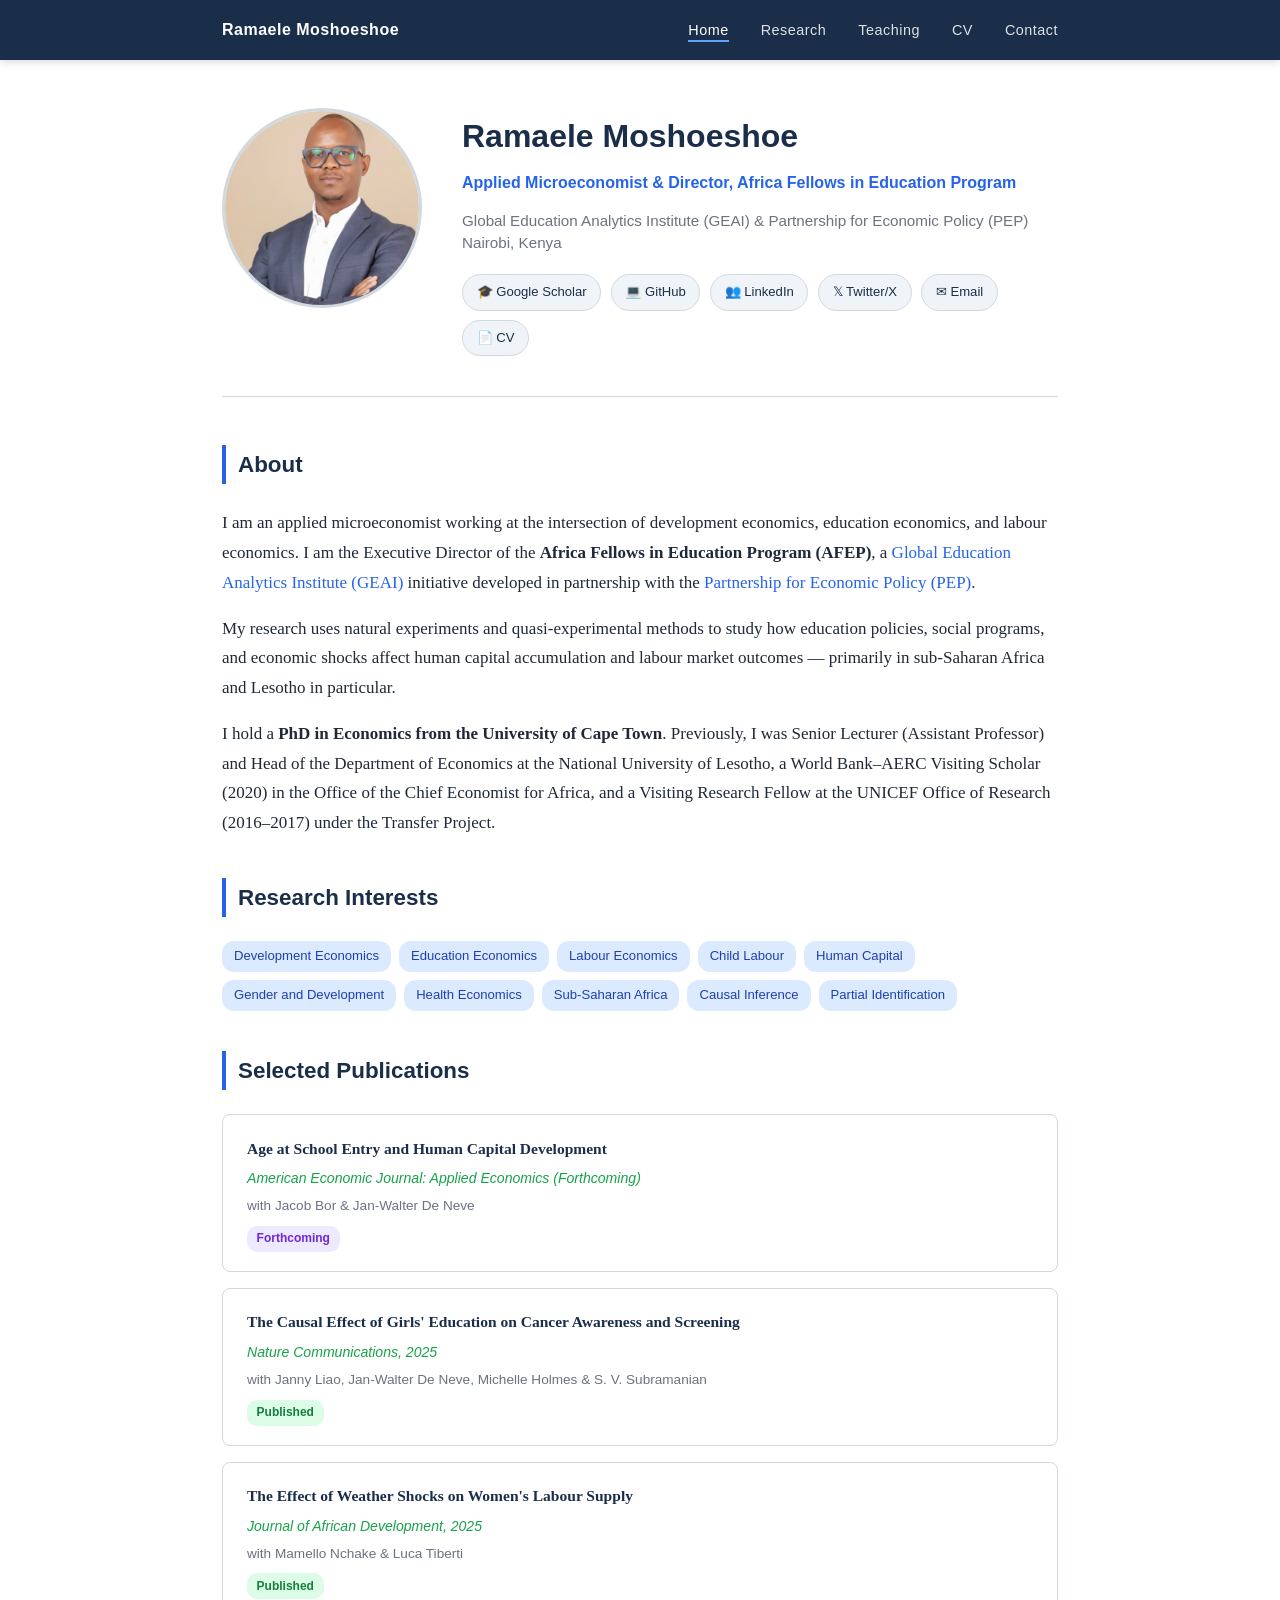
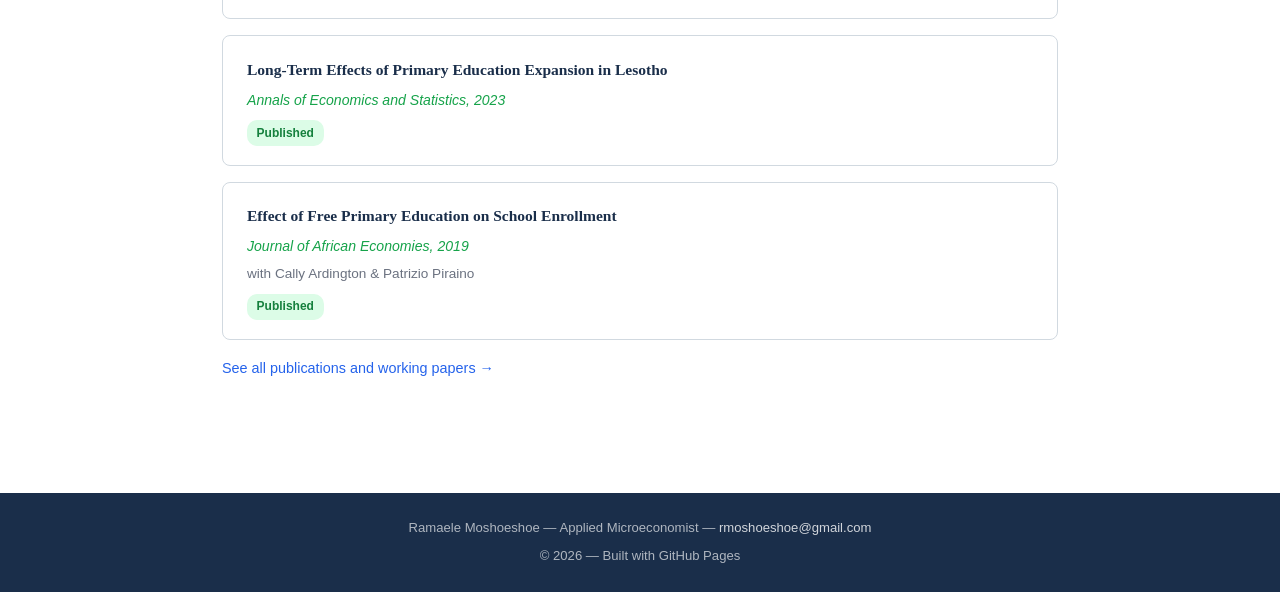
<file: index.html>
<!DOCTYPE html>
<html lang="en">
<head>
  <meta charset="UTF-8" />
  <meta name="viewport" content="width=device-width, initial-scale=1.0" />
  <title>Ramaele Moshoeshoe — Economist</title>
  <meta name="description" content="Personal website of Ramaele Moshoeshoe, applied microeconomist and Director of the Africa Fellows in Education Program." />
  <meta name="google-site-verification" content="I5Z8kc_0MpGEEKQXHki-WWztkQfCqjJsTpQr8dhbHdw" />
  <link rel="stylesheet" href="css/style.css" />
</head>
<body>

<!-- ===== NAVIGATION ===== -->
<nav>
  <div class="nav-inner">
    <span class="nav-brand">Ramaele Moshoeshoe</span>
    <ul>
      <li><a href="index.html" class="active">Home</a></li>
      <li><a href="research.html">Research</a></li>
      <li><a href="teaching.html">Teaching</a></li>
      <li><a href="cv.html">CV</a></li>
      <li><a href="contact.html">Contact</a></li>
    </ul>
  </div>
</nav>

<!-- ===== MAIN CONTENT ===== -->
<div class="container">

  <!-- Profile -->
  <section class="hero">
    <img
      src="photo_final_web.jpg"
      alt="Ramaele Moshoeshoe"
      style="width:200px; height:200px; border-radius:50%; object-fit:cover; object-position:top center; flex-shrink:0; border:3px solid #d1d9e0;"
    />
    <div class="hero-text">
      <h1>Ramaele Moshoeshoe</h1>
      <p class="title">Applied Microeconomist &amp; Director, Africa Fellows in Education Program</p>
      <p class="affil">
        Global Education Analytics Institute (GEAI) &amp; Partnership for Economic Policy (PEP)<br />
        Nairobi, Kenya
      </p>

      <div class="social-links">
        <a href="https://scholar.google.com/citations?user=QpZNCz0AAAAJ" target="_blank">
          &#127891; Google Scholar
        </a>
        <a href="https://github.com/rmoshoeshoe" target="_blank">
          &#128187; GitHub
        </a>
        <a href="https://www.linkedin.com/in/ramaele-moshoeshoe-6586a420" target="_blank">
          &#128101; LinkedIn
        </a>
        <a href="https://twitter.com/rama_mosh" target="_blank">
          &#120143; Twitter/X
        </a>
        <a href="mailto:rmoshoeshoe@gmail.com">
          &#9993; Email
        </a>
        <a href="cv.html">
          &#128196; CV
        </a>
      </div>
    </div>
  </section>

  <!-- About -->
  <section class="bio" style="margin-bottom: 2.5rem;">
    <h2 class="section-title">About</h2>
    <p>
      I am an applied microeconomist working at the intersection of development economics,
      education economics, and labour economics. I am the Executive Director of the
      <strong>Africa Fellows in Education Program (AFEP)</strong>, a
      <a href="https://geai.org" target="_blank">Global Education Analytics Institute (GEAI)</a>
      initiative developed in partnership with the
      <a href="https://www.pep-net.org" target="_blank">Partnership for Economic Policy (PEP)</a>.
    </p>
    <p>
      My research uses natural experiments and quasi-experimental methods to study how education
      policies, social programs, and economic shocks affect human capital accumulation and
      labour market outcomes — primarily in sub-Saharan Africa and Lesotho in particular.
    </p>
    <p>
      I hold a <strong>PhD in Economics from the University of Cape Town</strong>.
      Previously, I was Senior Lecturer (Assistant Professor) and Head of the Department of
      Economics at the National University of Lesotho, a World Bank–AERC Visiting Scholar
      (2020) in the Office of the Chief Economist for Africa, and a Visiting Research Fellow
      at the UNICEF Office of Research (2016–2017) under the Transfer Project.
    </p>
  </section>

  <!-- Research Interests -->
  <section style="margin-bottom: 2.5rem;">
    <h2 class="section-title">Research Interests</h2>
    <div class="tags">
      <span class="tag">Development Economics</span>
      <span class="tag">Education Economics</span>
      <span class="tag">Labour Economics</span>
      <span class="tag">Child Labour</span>
      <span class="tag">Human Capital</span>
      <span class="tag">Gender and Development</span>
      <span class="tag">Health Economics</span>
      <span class="tag">Sub-Saharan Africa</span>
      <span class="tag">Causal Inference</span>
      <span class="tag">Partial Identification</span>
    </div>
  </section>

  <!-- Selected Publications -->
  <section>
    <h2 class="section-title">Selected Publications</h2>
    <ul class="pub-list">

      <li class="pub-item">
        <div class="pub-title">
          Age at School Entry and Human Capital Development
        </div>
        <div class="pub-journal">American Economic Journal: Applied Economics (Forthcoming)</div>
        <div class="pub-authors">with Jacob Bor &amp; Jan-Walter De Neve</div>
        <div class="pub-meta">
          <span class="badge badge-forth">Forthcoming</span>
        </div>
      </li>

      <li class="pub-item">
        <div class="pub-title">
          The Causal Effect of Girls' Education on Cancer Awareness and Screening
        </div>
        <div class="pub-journal">Nature Communications, 2025</div>
        <div class="pub-authors">with Janny Liao, Jan-Walter De Neve, Michelle Holmes &amp; S. V. Subramanian</div>
        <div class="pub-meta">
          <span class="badge badge-pub">Published</span>
        </div>
      </li>

      <li class="pub-item">
        <div class="pub-title">
          The Effect of Weather Shocks on Women's Labour Supply
        </div>
        <div class="pub-journal">Journal of African Development, 2025</div>
        <div class="pub-authors">with Mamello Nchake &amp; Luca Tiberti</div>
        <div class="pub-meta">
          <span class="badge badge-pub">Published</span>
        </div>
      </li>

      <li class="pub-item">
        <div class="pub-title">
          Long-Term Effects of Primary Education Expansion in Lesotho
        </div>
        <div class="pub-journal">Annals of Economics and Statistics, 2023</div>
        <div class="pub-meta">
          <span class="badge badge-pub">Published</span>
        </div>
      </li>

      <li class="pub-item">
        <div class="pub-title">
          Effect of Free Primary Education on School Enrollment
        </div>
        <div class="pub-journal">Journal of African Economies, 2019</div>
        <div class="pub-authors">with Cally Ardington &amp; Patrizio Piraino</div>
        <div class="pub-meta">
          <span class="badge badge-pub">Published</span>
        </div>
      </li>

    </ul>
    <p style="margin-top: 1rem; font-family: Arial, sans-serif; font-size: 0.9rem;">
      <a href="research.html">See all publications and working papers &rarr;</a>
    </p>
  </section>

</div>

<!-- ===== FOOTER ===== -->
<footer>
  <p>Ramaele Moshoeshoe &mdash; Applied Microeconomist &mdash;
    <a href="mailto:rmoshoeshoe@gmail.com">rmoshoeshoe@gmail.com</a>
  </p>
  <p style="margin-top: 0.3rem;">
    &copy; <span id="yr"></span> &mdash;
    Built with GitHub Pages
  </p>
</footer>
<script>document.getElementById('yr').textContent = new Date().getFullYear();</script>

</body>
</html>
</file>
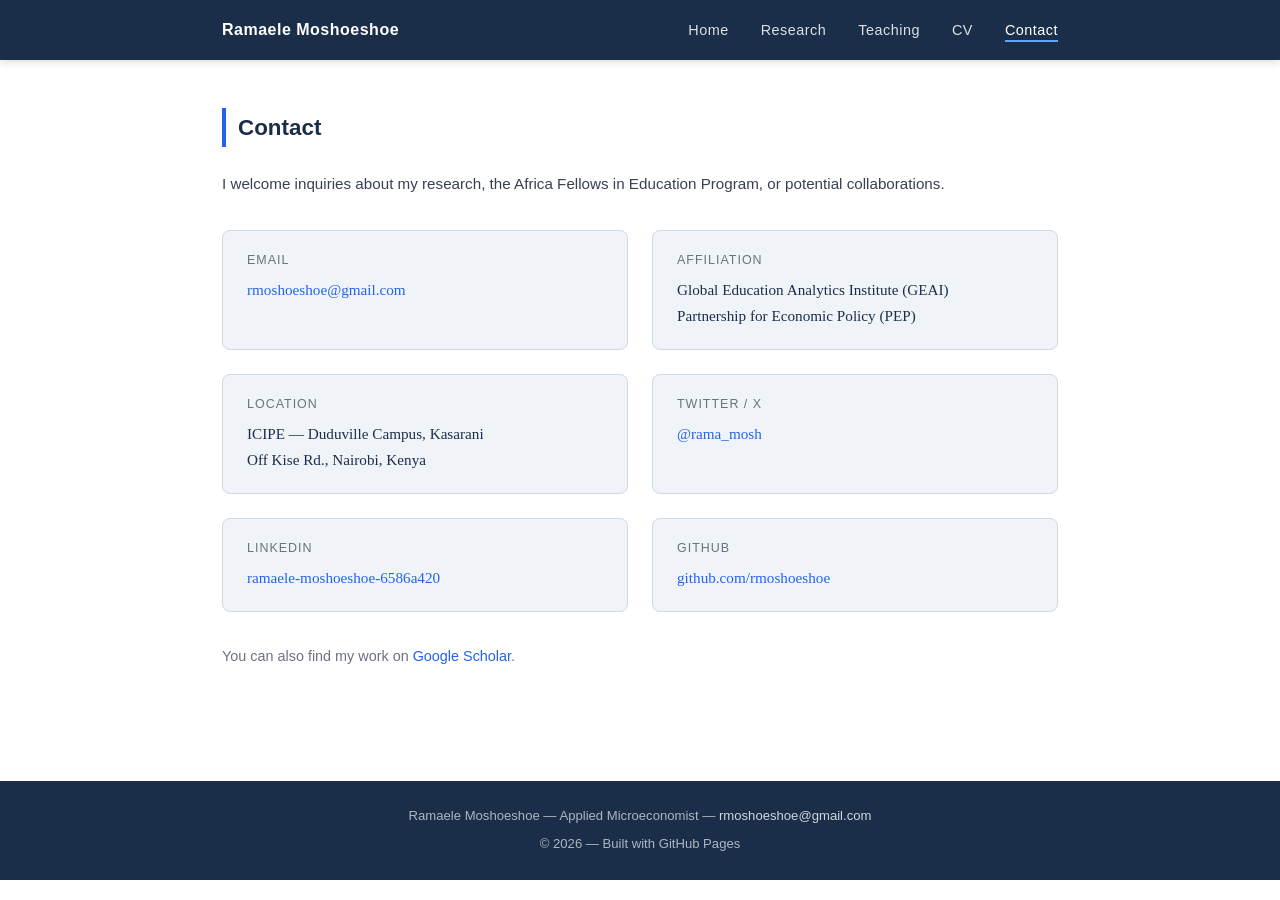
<file: contact.html>
<!DOCTYPE html>
<html lang="en">
<head>
  <meta charset="UTF-8" />
  <meta name="viewport" content="width=device-width, initial-scale=1.0" />
  <title>Contact — Ramaele Moshoeshoe</title>
  <link rel="stylesheet" href="css/style.css" />
</head>
<body>

<!-- ===== NAVIGATION ===== -->
<nav>
  <div class="nav-inner">
    <span class="nav-brand">Ramaele Moshoeshoe</span>
    <ul>
      <li><a href="index.html">Home</a></li>
      <li><a href="research.html">Research</a></li>
      <li><a href="teaching.html">Teaching</a></li>
      <li><a href="cv.html">CV</a></li>
      <li><a href="contact.html" class="active">Contact</a></li>
    </ul>
  </div>
</nav>

<!-- ===== MAIN CONTENT ===== -->
<div class="container">

  <h2 class="section-title">Contact</h2>

  <p style="font-family:Arial,sans-serif; font-size:0.95rem; color:#374151; margin-bottom:2rem;">
    I welcome inquiries about my research, the Africa Fellows in Education Program,
    or potential collaborations.
  </p>

  <div class="contact-grid">

    <div class="contact-item">
      <div class="label">Email</div>
      <div class="value">
        <a href="mailto:rmoshoeshoe@gmail.com">rmoshoeshoe@gmail.com</a>
      </div>
    </div>

    <div class="contact-item">
      <div class="label">Affiliation</div>
      <div class="value">
        Global Education Analytics Institute (GEAI)<br />
        Partnership for Economic Policy (PEP)
      </div>
    </div>

    <div class="contact-item">
      <div class="label">Location</div>
      <div class="value">
        ICIPE — Duduville Campus, Kasarani<br />
        Off Kise Rd., Nairobi, Kenya
      </div>
    </div>

    <div class="contact-item">
      <div class="label">Twitter / X</div>
      <div class="value">
        <a href="https://twitter.com/rama_mosh" target="_blank">@rama_mosh</a>
      </div>
    </div>

    <div class="contact-item">
      <div class="label">LinkedIn</div>
      <div class="value">
        <a href="https://www.linkedin.com/in/ramaele-moshoeshoe-6586a420" target="_blank">
          ramaele-moshoeshoe-6586a420
        </a>
      </div>
    </div>

    <div class="contact-item">
      <div class="label">GitHub</div>
      <div class="value">
        <a href="https://github.com/rmoshoeshoe" target="_blank">github.com/rmoshoeshoe</a>
      </div>
    </div>

  </div>

  <!-- Google Scholar note -->
  <p style="font-family:Arial,sans-serif; font-size:0.9rem; color:#6b7280; margin-top:2rem;">
    You can also find my work on
    <a href="https://scholar.google.com/citations?user=QpZNCz0AAAAJ" target="_blank">Google Scholar</a>.
    <!-- Replace YOUR_ID with your actual Google Scholar profile ID -->
  </p>

</div>

<!-- ===== FOOTER ===== -->
<footer>
  <p>Ramaele Moshoeshoe &mdash; Applied Microeconomist &mdash;
    <a href="mailto:rmoshoeshoe@gmail.com">rmoshoeshoe@gmail.com</a>
  </p>
  <p style="margin-top: 0.3rem;">&copy; <span id="yr"></span> &mdash; Built with GitHub Pages</p>
</footer>
<script>document.getElementById('yr').textContent = new Date().getFullYear();</script>

</body>
</html>
</file>
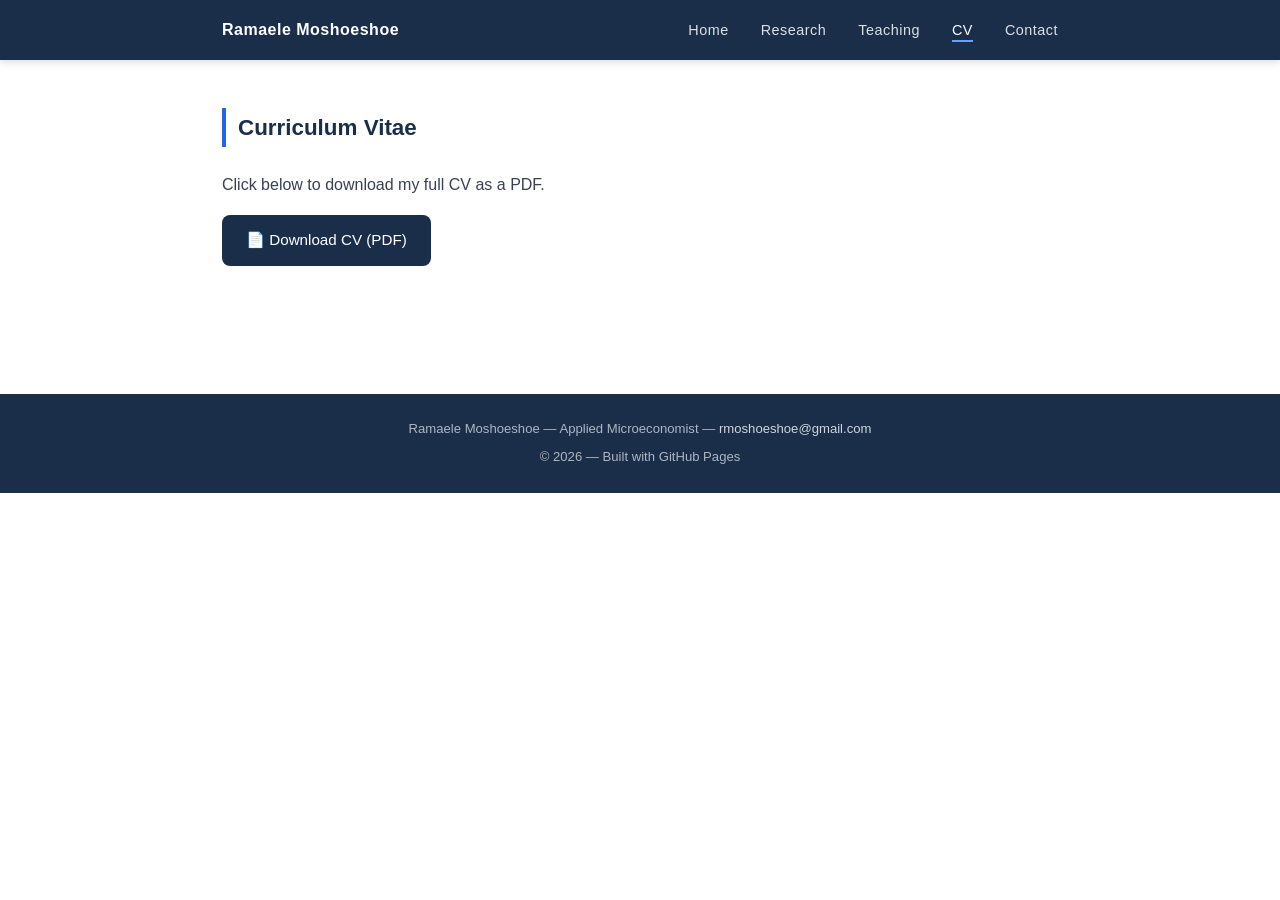
<file: cv.html>
<!DOCTYPE html>
<html lang="en">
<head>
  <meta charset="UTF-8" />
  <meta name="viewport" content="width=device-width, initial-scale=1.0" />
  <title>CV — Ramaele Moshoeshoe</title>
  <link rel="stylesheet" href="css/style.css" />
</head>
<body>

<!-- ===== NAVIGATION ===== -->
<nav>
  <div class="nav-inner">
    <span class="nav-brand">Ramaele Moshoeshoe</span>
    <ul>
      <li><a href="index.html">Home</a></li>
      <li><a href="research.html">Research</a></li>
      <li><a href="teaching.html">Teaching</a></li>
      <li><a href="cv.html" class="active">CV</a></li>
      <li><a href="contact.html">Contact</a></li>
    </ul>
  </div>
</nav>

<!-- ===== MAIN CONTENT ===== -->
<div class="container">

  <h2 class="section-title">Curriculum Vitae</h2>

  <p style="font-family:Arial,sans-serif; font-size:1rem; color:#374151; margin-bottom:1rem;">
    Click below to download my full CV as a PDF.
  </p>

  <a href="Ramaele new_CV.pdf" style="
    display: inline-flex;
    align-items: center;
    gap: 0.5rem;
    padding: 0.75rem 1.5rem;
    background: #1a2e4a;
    color: white;
    border-radius: 8px;
    font-family: Arial, sans-serif;
    font-size: 0.95rem;
    text-decoration: none;
    transition: background 0.2s;
  ">
    &#128196; Download CV (PDF)
  </a>

  <p style="font-family:Arial,sans-serif; font-size:0.85rem; color:#6b7280; margin-top:1rem;">
    <!-- Once you have a PDF, save it as cv.pdf in your website folder and push it to GitHub -->
  </p>

</div>

<!-- ===== FOOTER ===== -->
<footer>
  <p>Ramaele Moshoeshoe &mdash; Applied Microeconomist &mdash;
    <a href="mailto:rmoshoeshoe@gmail.com">rmoshoeshoe@gmail.com</a>
  </p>
  <p style="margin-top: 0.3rem;">&copy; <span id="yr"></span> &mdash; Built with GitHub Pages</p>
</footer>
<script>document.getElementById('yr').textContent = new Date().getFullYear();</script>

</body>
</html>
</file>
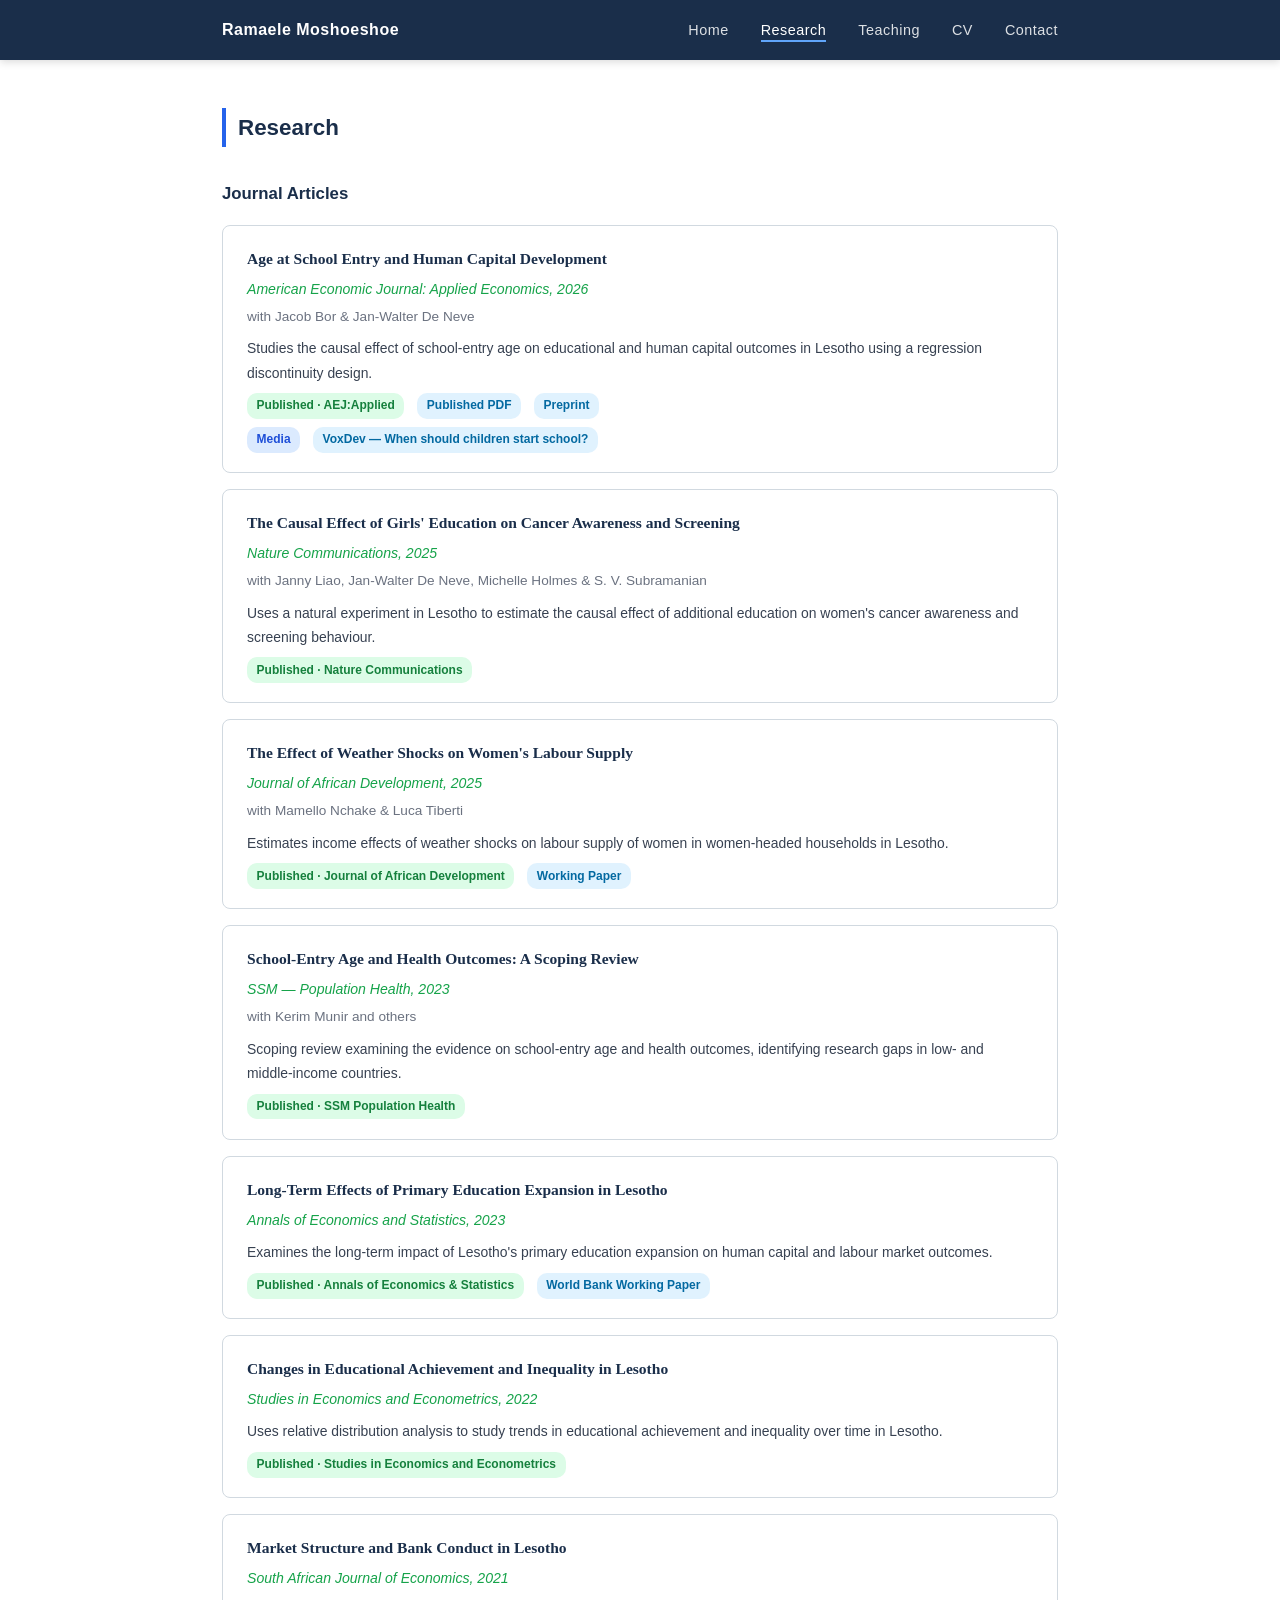
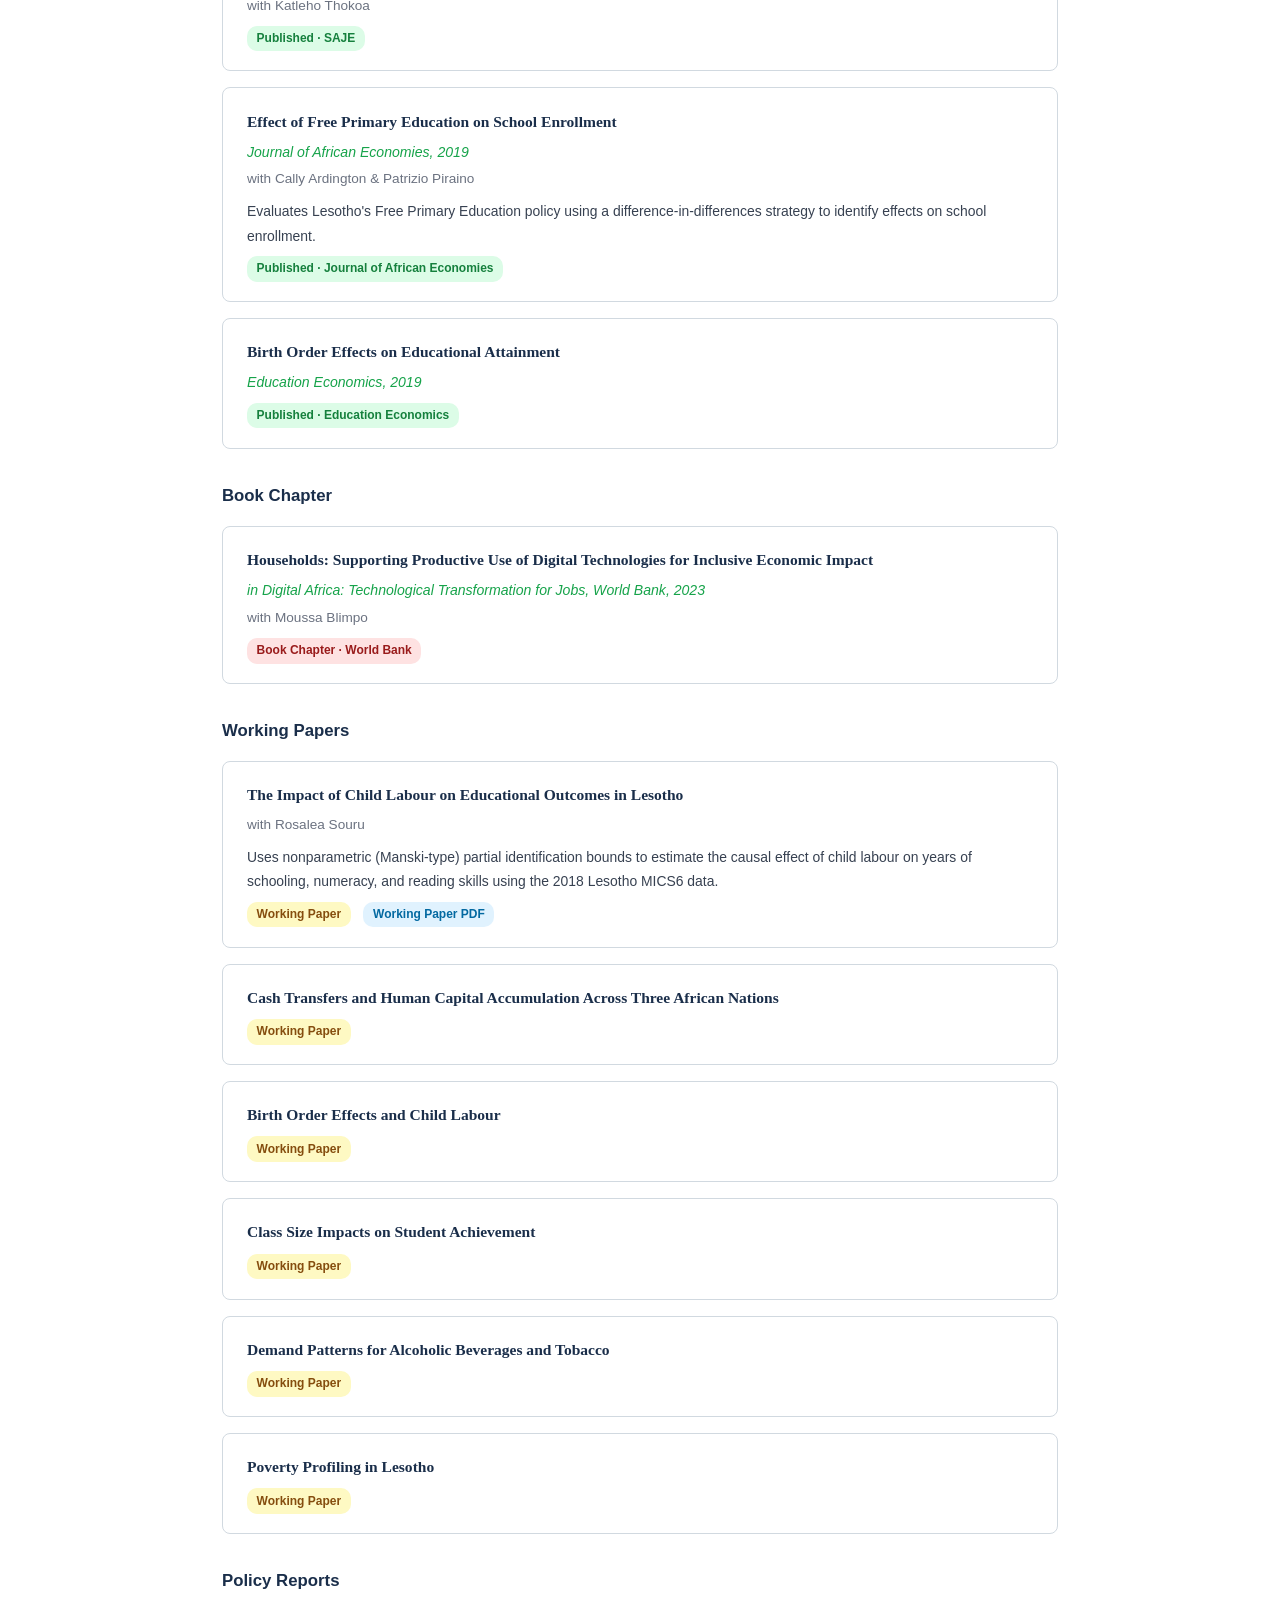
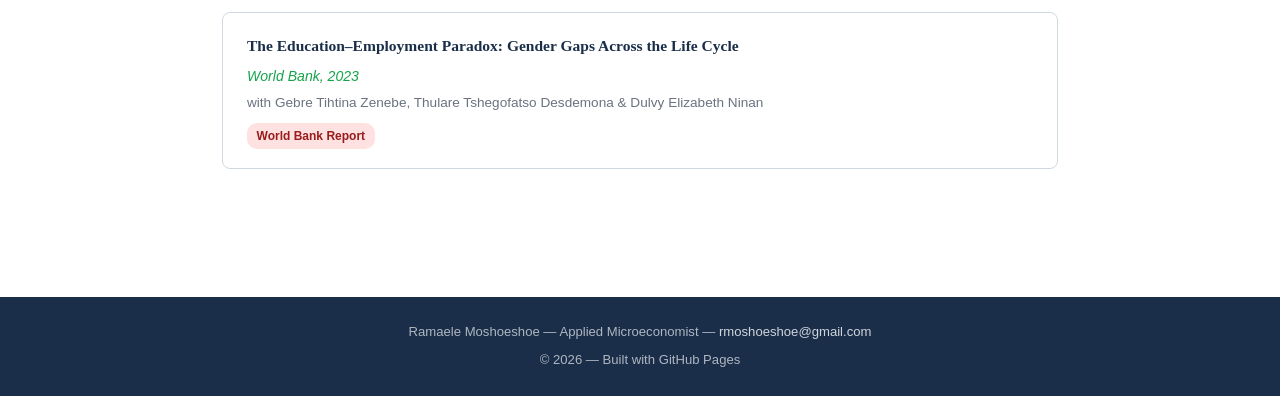
<file: research.html>
<!DOCTYPE html>
<html lang="en">
<head>
  <meta charset="UTF-8" />
  <meta name="viewport" content="width=device-width, initial-scale=1.0" />
  <title>Research — Ramaele Moshoeshoe</title>
  <meta name="description" content="Publications and working papers by Ramaele Moshoeshoe." />
  <link rel="stylesheet" href="css/style.css" />
</head>
<body>

<!-- ===== NAVIGATION ===== -->
<nav>
  <div class="nav-inner">
    <span class="nav-brand">Ramaele Moshoeshoe</span>
    <ul>
      <li><a href="index.html">Home</a></li>
      <li><a href="research.html" class="active">Research</a></li>
      <li><a href="teaching.html">Teaching</a></li>
      <li><a href="cv.html">CV</a></li>
      <li><a href="contact.html">Contact</a></li>
    </ul>
  </div>
</nav>

<!-- ===== MAIN CONTENT ===== -->
<div class="container">

  <h2 class="section-title">Research</h2>

  <!-- ---- JOURNAL ARTICLES ---- -->
  <h3 class="sub-title">Journal Articles</h3>
  <ul class="pub-list">

    <li class="pub-item">
      <div class="pub-title">
        <a href="https://www.aeaweb.org/articles?id=10.1257/app.20230709" target="_blank" rel="noopener noreferrer">
          Age at School Entry and Human Capital Development
        </a>
      </div>
      <div class="pub-journal">American Economic Journal: Applied Economics, 2026</div>
      <div class="pub-authors">with Jacob Bor &amp; Jan-Walter De Neve</div>
      <p style="font-size:0.87rem; color:#374151; margin-top:0.5rem; font-family:Arial,sans-serif;">
        Studies the causal effect of school-entry age on educational and human capital outcomes
        in Lesotho using a regression discontinuity design.
      </p>
      <div class="pub-meta">
        <span class="badge badge-pub">Published · AEJ:Applied</span>
        <a href="de-neve-et-al-2026-age-at-school-entry-and-human-capital-development-evidence-from-lesotho.pdf" target="_blank" rel="noopener noreferrer" class="pub-link">Published PDF</a>
        <a href="https://www.dropbox.com/scl/fi/14ir351b4yrp8aduuibx8/Age_at_entry_and_HC.pdf" target="_blank" rel="noopener noreferrer" class="pub-link">Preprint</a>
      </div>
      <div class="pub-meta">
        <span class="badge badge-media">Media</span>
        <a href="https://voxdev.org/topic/education/when-should-children-start-school" target="_blank" rel="noopener noreferrer" class="pub-link">VoxDev — When should children start school?</a>
      </div>
    </li>

    <li class="pub-item">
      <div class="pub-title">
        <a href="https://www.nature.com/articles/s41467-025-58875-3" target="_blank" rel="noopener noreferrer">
          The Causal Effect of Girls' Education on Cancer Awareness and Screening
        </a>
      </div>
      <div class="pub-journal">Nature Communications, 2025</div>
      <div class="pub-authors">with Janny Liao, Jan-Walter De Neve, Michelle Holmes &amp; S. V. Subramanian</div>
      <p style="font-size:0.87rem; color:#374151; margin-top:0.5rem; font-family:Arial,sans-serif;">
        Uses a natural experiment in Lesotho to estimate the causal effect of additional
        education on women's cancer awareness and screening behaviour.
      </p>
      <div class="pub-meta">
        <span class="badge badge-pub">Published · Nature Communications</span>
      </div>
    </li>

    <li class="pub-item">
      <div class="pub-title">
        <a href="https://scholarlypublishingcollective.org/psup/african-development/article-abstract/26/1/50/393375/" target="_blank" rel="noopener noreferrer">
          The Effect of Weather Shocks on Women's Labour Supply
        </a>
      </div>
      <div class="pub-journal">Journal of African Development, 2025</div>
      <div class="pub-authors">with Mamello Nchake &amp; Luca Tiberti</div>
      <p style="font-size:0.87rem; color:#374151; margin-top:0.5rem; font-family:Arial,sans-serif;">
        Estimates income effects of weather shocks on labour supply of women in women-headed
        households in Lesotho.
      </p>
      <div class="pub-meta">
        <span class="badge badge-pub">Published · Journal of African Development</span>
        <a href="https://media.africaportal.org/documents/PMMA_20449-Lesotho-Working_Paper.pdf" target="_blank" rel="noopener noreferrer" class="pub-link">Working Paper</a>
      </div>
    </li>

    <li class="pub-item">
      <div class="pub-title">
        <a href="https://www.sciencedirect.com/science/article/pii/S2352827323000885" target="_blank" rel="noopener noreferrer">
          School-Entry Age and Health Outcomes: A Scoping Review
        </a>
      </div>
      <div class="pub-journal">SSM — Population Health, 2023</div>
      <div class="pub-authors">with Kerim Munir and others</div>
      <p style="font-size:0.87rem; color:#374151; margin-top:0.5rem; font-family:Arial,sans-serif;">
        Scoping review examining the evidence on school-entry age and health outcomes,
        identifying research gaps in low- and middle-income countries.
      </p>
      <div class="pub-meta">
        <span class="badge badge-pub">Published · SSM Population Health</span>
      </div>
    </li>

    <li class="pub-item">
      <div class="pub-title">
        <a href="https://www.jstor.org/stable/48718078" target="_blank" rel="noopener noreferrer">
          Long-Term Effects of Primary Education Expansion in Lesotho
        </a>
      </div>
      <div class="pub-journal">Annals of Economics and Statistics, 2023</div>
      <p style="font-size:0.87rem; color:#374151; margin-top:0.5rem; font-family:Arial,sans-serif;">
        Examines the long-term impact of Lesotho's primary education expansion on human capital
        and labour market outcomes.
      </p>
      <div class="pub-meta">
        <span class="badge badge-pub">Published · Annals of Economics &amp; Statistics</span>
        <a href="https://openknowledge.worldbank.org/handle/10986/34502" target="_blank" rel="noopener noreferrer" class="pub-link">World Bank Working Paper</a>
      </div>
    </li>

    <li class="pub-item">
      <div class="pub-title">
        <a href="https://www.tandfonline.com/doi/abs/10.1080/03796205.2022.2053299" target="_blank" rel="noopener noreferrer">
          Changes in Educational Achievement and Inequality in Lesotho
        </a>
      </div>
      <div class="pub-journal">Studies in Economics and Econometrics, 2022</div>
      <p style="font-size:0.87rem; color:#374151; margin-top:0.5rem; font-family:Arial,sans-serif;">
        Uses relative distribution analysis to study trends in educational achievement
        and inequality over time in Lesotho.
      </p>
      <div class="pub-meta">
        <span class="badge badge-pub">Published · Studies in Economics and Econometrics</span>
      </div>
    </li>

    <li class="pub-item">
      <div class="pub-title">
        <a href="https://onlinelibrary.wiley.com/doi/abs/10.1111/saje.12288" target="_blank" rel="noopener noreferrer">
          Market Structure and Bank Conduct in Lesotho
        </a>
      </div>
      <div class="pub-journal">South African Journal of Economics, 2021</div>
      <div class="pub-authors">with Katleho Thokoa</div>
      <div class="pub-meta">
        <span class="badge badge-pub">Published · SAJE</span>
      </div>
    </li>

    <li class="pub-item">
      <div class="pub-title">
        <a href="https://academic.oup.com/jae/advance-article-abstract/doi/10.1093/jae/ejz007/5433399" target="_blank" rel="noopener noreferrer">
          Effect of Free Primary Education on School Enrollment
        </a>
      </div>
      <div class="pub-journal">Journal of African Economies, 2019</div>
      <div class="pub-authors">with Cally Ardington &amp; Patrizio Piraino</div>
      <p style="font-size:0.87rem; color:#374151; margin-top:0.5rem; font-family:Arial,sans-serif;">
        Evaluates Lesotho's Free Primary Education policy using a difference-in-differences
        strategy to identify effects on school enrollment.
      </p>
      <div class="pub-meta">
        <span class="badge badge-pub">Published · Journal of African Economies</span>
      </div>
    </li>

    <li class="pub-item">
      <div class="pub-title">
        <a href="https://www.tandfonline.com/doi/full/10.1080/09645292.2019.1610157" target="_blank" rel="noopener noreferrer">
          Birth Order Effects on Educational Attainment
        </a>
      </div>
      <div class="pub-journal">Education Economics, 2019</div>
      <div class="pub-meta">
        <span class="badge badge-pub">Published · Education Economics</span>
      </div>
    </li>

  </ul>

  <!-- ---- BOOK CHAPTER ---- -->
  <h3 class="sub-title">Book Chapter</h3>
  <ul class="pub-list">
    <li class="pub-item">
      <div class="pub-title">
        <a href="https://elibrary.worldbank.org/doi/abs/10.1596/978-1-4648-1737-3_ch3" target="_blank" rel="noopener noreferrer">
          Households: Supporting Productive Use of Digital Technologies for Inclusive Economic Impact
        </a>
      </div>
      <div class="pub-journal">in <em>Digital Africa: Technological Transformation for Jobs</em>, World Bank, 2023</div>
      <div class="pub-authors">with Moussa Blimpo</div>
      <div class="pub-meta">
        <span class="badge badge-book">Book Chapter · World Bank</span>
      </div>
    </li>
  </ul>

  <!-- ---- WORKING PAPERS ---- -->
  <h3 class="sub-title">Working Papers</h3>
  <ul class="pub-list">

    <li class="pub-item">
      <div class="pub-title">
        <a href="https://www.dropbox.com/scl/fi/3a31ylxzujupbgfwik5c2/Child_Labour_and_Educational_outcomes.pdf?rlkey=hvddwo2iaom31ln2y506uy6fx&st=stgklr1w&dl=0" target="_blank" rel="noopener noreferrer">
          The Impact of Child Labour on Educational Outcomes in Lesotho
        </a>
      </div>
      <div class="pub-authors">with Rosalea Souru</div>
      <p style="font-size:0.87rem; color:#374151; margin-top:0.5rem; font-family:Arial,sans-serif;">
        Uses nonparametric (Manski-type) partial identification bounds to estimate the causal
        effect of child labour on years of schooling, numeracy, and reading skills using the
        2018 Lesotho MICS6 data.
      </p>
      <div class="pub-meta">
        <span class="badge badge-wp">Working Paper</span>
        <a href="https://www.dropbox.com/scl/fi/3a31ylxzujupbgfwik5c2/Child_Labour_and_Educational_outcomes.pdf?rlkey=hvddwo2iaom31ln2y506uy6fx&st=stgklr1w&dl=0" target="_blank" rel="noopener noreferrer" class="pub-link">Working Paper PDF</a>
      </div>
    </li>

    <li class="pub-item">
      <div class="pub-title">
        <a href="https://transfer.cpc.unc.edu/wp-content/uploads/2017/06/8a-2_Cash-transfers-family-structure-and-human-capital-accumulation-in-Southern-Africa-Experimental-evidence-from-Lesotho-Malawi-and-Zambia.pdf" target="_blank" rel="noopener noreferrer">
          Cash Transfers and Human Capital Accumulation Across Three African Nations
        </a>
      </div>
      <div class="pub-meta">
        <span class="badge badge-wp">Working Paper</span>
      </div>
    </li>

    <li class="pub-item">
      <div class="pub-title">
        <a href="https://econrsa.org/wp-content/uploads/2022/06/working_paper_621.pdf" target="_blank" rel="noopener noreferrer">
          Birth Order Effects and Child Labour
        </a>
      </div>
      <div class="pub-meta">
        <span class="badge badge-wp">Working Paper</span>
      </div>
    </li>

    <li class="pub-item">
      <div class="pub-title">
        <a href="https://econrsa.org/wp-content/uploads/2022/06/working_paper_496.pdf" target="_blank" rel="noopener noreferrer">
          Class Size Impacts on Student Achievement
        </a>
      </div>
      <div class="pub-meta">
        <span class="badge badge-wp">Working Paper</span>
      </div>
    </li>

    <li class="pub-item">
      <div class="pub-title">
        <a href="https://econrsa.org/wp-content/uploads/2022/06/wp315.pdf" target="_blank" rel="noopener noreferrer">
          Demand Patterns for Alcoholic Beverages and Tobacco
        </a>
      </div>
      <div class="pub-meta">
        <span class="badge badge-wp">Working Paper</span>
      </div>
    </li>

    <li class="pub-item">
      <div class="pub-title">
        Poverty Profiling in Lesotho
      </div>
      <div class="pub-meta">
        <span class="badge badge-wp">Working Paper</span>
      </div>
    </li>

  </ul>

  <!-- ---- POLICY REPORTS ---- -->
  <h3 class="sub-title">Policy Reports</h3>
  <ul class="pub-list">
    <li class="pub-item">
      <div class="pub-title">
        <a href="https://documents1.worldbank.org/curated/en/099111623064031671/pdf/P1754440da1ba80610b61e013120baf5b46.pdf" target="_blank" rel="noopener noreferrer">
          The Education–Employment Paradox: Gender Gaps Across the Life Cycle
        </a>
      </div>
      <div class="pub-journal">World Bank, 2023</div>
      <div class="pub-authors">with Gebre Tihtina Zenebe, Thulare Tshegofatso Desdemona &amp; Dulvy Elizabeth Ninan</div>
      <div class="pub-meta">
        <span class="badge badge-book">World Bank Report</span>
      </div>
    </li>
  </ul>

</div>

<!-- ===== FOOTER ===== -->
<footer>
  <p>Ramaele Moshoeshoe &mdash; Applied Microeconomist &mdash;
    <a href="mailto:rmoshoeshoe@gmail.com">rmoshoeshoe@gmail.com</a>
  </p>
  <p style="margin-top: 0.3rem;">&copy; <span id="yr"></span> &mdash; Built with GitHub Pages</p>
</footer>
<script>document.getElementById('yr').textContent = new Date().getFullYear();</script>

</body>
</html>
</file>
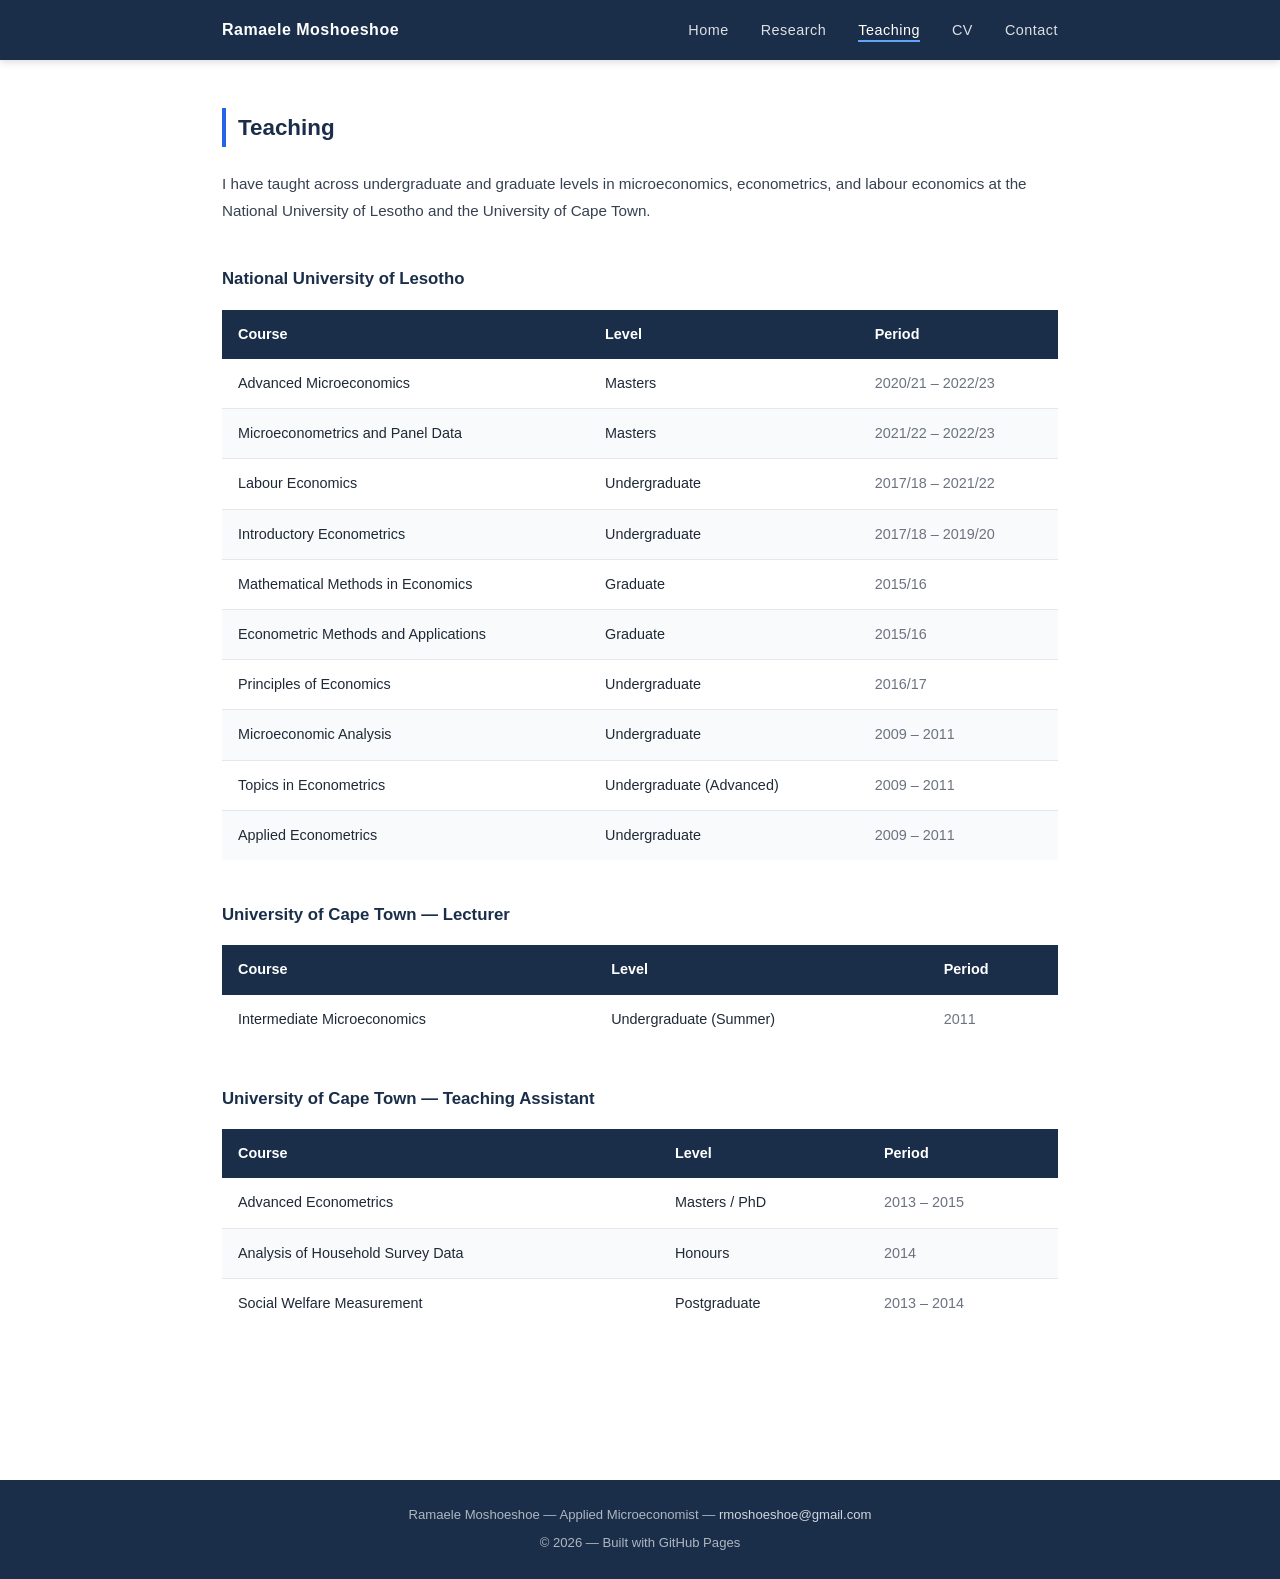
<file: teaching.html>
<!DOCTYPE html>
<html lang="en">
<head>
  <meta charset="UTF-8" />
  <meta name="viewport" content="width=device-width, initial-scale=1.0" />
  <title>Teaching — Ramaele Moshoeshoe</title>
  <link rel="stylesheet" href="css/style.css" />
</head>
<body>

<!-- ===== NAVIGATION ===== -->
<nav>
  <div class="nav-inner">
    <span class="nav-brand">Ramaele Moshoeshoe</span>
    <ul>
      <li><a href="index.html">Home</a></li>
      <li><a href="research.html">Research</a></li>
      <li><a href="teaching.html" class="active">Teaching</a></li>
      <li><a href="cv.html">CV</a></li>
      <li><a href="contact.html">Contact</a></li>
    </ul>
  </div>
</nav>

<!-- ===== MAIN CONTENT ===== -->
<div class="container">

  <h2 class="section-title">Teaching</h2>

  <p style="font-family:Arial,sans-serif; font-size:0.95rem; color:#374151; margin-bottom:2.5rem;">
    I have taught across undergraduate and graduate levels in microeconomics, econometrics,
    and labour economics at the National University of Lesotho and the University of Cape Town.
  </p>

  <!-- ---- NUL ---- -->
  <h3 class="sub-title">National University of Lesotho</h3>

  <table style="width:100%; border-collapse:collapse; font-family:Arial,sans-serif; font-size:0.9rem; margin-bottom:2.5rem;">
    <thead>
      <tr style="background:#1a2e4a; color:white; text-align:left;">
        <th style="padding:0.75rem 1rem;">Course</th>
        <th style="padding:0.75rem 1rem;">Level</th>
        <th style="padding:0.75rem 1rem;">Period</th>
      </tr>
    </thead>
    <tbody>
      <tr style="border-bottom:1px solid #e5e7eb;">
        <td style="padding:0.75rem 1rem;">Advanced Microeconomics</td>
        <td style="padding:0.75rem 1rem;">Masters</td>
        <td style="padding:0.75rem 1rem; color:#6b7280;">2020/21 – 2022/23</td>
      </tr>
      <tr style="background:#f9fafb; border-bottom:1px solid #e5e7eb;">
        <td style="padding:0.75rem 1rem;">Microeconometrics and Panel Data</td>
        <td style="padding:0.75rem 1rem;">Masters</td>
        <td style="padding:0.75rem 1rem; color:#6b7280;">2021/22 – 2022/23</td>
      </tr>
      <tr style="border-bottom:1px solid #e5e7eb;">
        <td style="padding:0.75rem 1rem;">Labour Economics</td>
        <td style="padding:0.75rem 1rem;">Undergraduate</td>
        <td style="padding:0.75rem 1rem; color:#6b7280;">2017/18 – 2021/22</td>
      </tr>
      <tr style="background:#f9fafb; border-bottom:1px solid #e5e7eb;">
        <td style="padding:0.75rem 1rem;">Introductory Econometrics</td>
        <td style="padding:0.75rem 1rem;">Undergraduate</td>
        <td style="padding:0.75rem 1rem; color:#6b7280;">2017/18 – 2019/20</td>
      </tr>
      <tr style="border-bottom:1px solid #e5e7eb;">
        <td style="padding:0.75rem 1rem;">Mathematical Methods in Economics</td>
        <td style="padding:0.75rem 1rem;">Graduate</td>
        <td style="padding:0.75rem 1rem; color:#6b7280;">2015/16</td>
      </tr>
      <tr style="background:#f9fafb; border-bottom:1px solid #e5e7eb;">
        <td style="padding:0.75rem 1rem;">Econometric Methods and Applications</td>
        <td style="padding:0.75rem 1rem;">Graduate</td>
        <td style="padding:0.75rem 1rem; color:#6b7280;">2015/16</td>
      </tr>
      <tr style="border-bottom:1px solid #e5e7eb;">
        <td style="padding:0.75rem 1rem;">Principles of Economics</td>
        <td style="padding:0.75rem 1rem;">Undergraduate</td>
        <td style="padding:0.75rem 1rem; color:#6b7280;">2016/17</td>
      </tr>
      <tr style="background:#f9fafb; border-bottom:1px solid #e5e7eb;">
        <td style="padding:0.75rem 1rem;">Microeconomic Analysis</td>
        <td style="padding:0.75rem 1rem;">Undergraduate</td>
        <td style="padding:0.75rem 1rem; color:#6b7280;">2009 – 2011</td>
      </tr>
      <tr style="border-bottom:1px solid #e5e7eb;">
        <td style="padding:0.75rem 1rem;">Topics in Econometrics</td>
        <td style="padding:0.75rem 1rem;">Undergraduate (Advanced)</td>
        <td style="padding:0.75rem 1rem; color:#6b7280;">2009 – 2011</td>
      </tr>
      <tr style="background:#f9fafb;">
        <td style="padding:0.75rem 1rem;">Applied Econometrics</td>
        <td style="padding:0.75rem 1rem;">Undergraduate</td>
        <td style="padding:0.75rem 1rem; color:#6b7280;">2009 – 2011</td>
      </tr>
    </tbody>
  </table>

  <!-- ---- UCT Lecturer ---- -->
  <h3 class="sub-title">University of Cape Town — Lecturer</h3>

  <table style="width:100%; border-collapse:collapse; font-family:Arial,sans-serif; font-size:0.9rem; margin-bottom:2.5rem;">
    <thead>
      <tr style="background:#1a2e4a; color:white; text-align:left;">
        <th style="padding:0.75rem 1rem;">Course</th>
        <th style="padding:0.75rem 1rem;">Level</th>
        <th style="padding:0.75rem 1rem;">Period</th>
      </tr>
    </thead>
    <tbody>
      <tr>
        <td style="padding:0.75rem 1rem;">Intermediate Microeconomics</td>
        <td style="padding:0.75rem 1rem;">Undergraduate (Summer)</td>
        <td style="padding:0.75rem 1rem; color:#6b7280;">2011</td>
      </tr>
    </tbody>
  </table>

  <!-- ---- UCT TA ---- -->
  <h3 class="sub-title">University of Cape Town — Teaching Assistant</h3>

  <table style="width:100%; border-collapse:collapse; font-family:Arial,sans-serif; font-size:0.9rem; margin-bottom:2.5rem;">
    <thead>
      <tr style="background:#1a2e4a; color:white; text-align:left;">
        <th style="padding:0.75rem 1rem;">Course</th>
        <th style="padding:0.75rem 1rem;">Level</th>
        <th style="padding:0.75rem 1rem;">Period</th>
      </tr>
    </thead>
    <tbody>
      <tr style="border-bottom:1px solid #e5e7eb;">
        <td style="padding:0.75rem 1rem;">Advanced Econometrics</td>
        <td style="padding:0.75rem 1rem;">Masters / PhD</td>
        <td style="padding:0.75rem 1rem; color:#6b7280;">2013 – 2015</td>
      </tr>
      <tr style="background:#f9fafb; border-bottom:1px solid #e5e7eb;">
        <td style="padding:0.75rem 1rem;">Analysis of Household Survey Data</td>
        <td style="padding:0.75rem 1rem;">Honours</td>
        <td style="padding:0.75rem 1rem; color:#6b7280;">2014</td>
      </tr>
      <tr>
        <td style="padding:0.75rem 1rem;">Social Welfare Measurement</td>
        <td style="padding:0.75rem 1rem;">Postgraduate</td>
        <td style="padding:0.75rem 1rem; color:#6b7280;">2013 – 2014</td>
      </tr>
    </tbody>
  </table>

</div>

<!-- ===== FOOTER ===== -->
<footer>
  <p>Ramaele Moshoeshoe &mdash; Applied Microeconomist &mdash;
    <a href="mailto:rmoshoeshoe@gmail.com">rmoshoeshoe@gmail.com</a>
  </p>
  <p style="margin-top: 0.3rem;">&copy; <span id="yr"></span> &mdash; Built with GitHub Pages</p>
</footer>
<script>document.getElementById('yr').textContent = new Date().getFullYear();</script>

</body>
</html>
</file>
<file: css/style.css>
/* ============================================================
   Personal Academic Website — Ramaele Moshoeshoe
   Style: Clean, minimal, academic
   ============================================================ */

/* --- Reset & Base --- */
*, *::before, *::after { box-sizing: border-box; margin: 0; padding: 0; }

:root {
  --navy:   #1a2e4a;
  --blue:   #2563eb;
  --light:  #f0f4f8;
  --border: #d1d9e0;
  --text:   #1f2937;
  --muted:  #6b7280;
  --white:  #ffffff;
  --green:  #16a34a;
}

html { scroll-behavior: smooth; }

body {
  font-family: 'Georgia', serif;
  font-size: 17px;
  line-height: 1.75;
  color: var(--text);
  background: var(--white);
}

a { color: var(--blue); text-decoration: none; }
a:hover { text-decoration: underline; }

/* --- Navigation --- */
nav {
  background: var(--navy);
  position: sticky;
  top: 0;
  z-index: 100;
  box-shadow: 0 2px 8px rgba(0,0,0,0.15);
}

nav .nav-inner {
  max-width: 900px;
  margin: 0 auto;
  padding: 0 2rem;
  display: flex;
  align-items: center;
  justify-content: space-between;
  height: 60px;
}

nav .nav-brand {
  color: var(--white);
  font-size: 1rem;
  font-weight: bold;
  font-family: 'Arial', sans-serif;
  letter-spacing: 0.5px;
}

nav ul {
  list-style: none;
  display: flex;
  gap: 2rem;
}

nav ul a {
  color: rgba(255,255,255,0.85);
  font-family: 'Arial', sans-serif;
  font-size: 0.9rem;
  letter-spacing: 0.5px;
  transition: color 0.2s;
}

nav ul a:hover, nav ul a.active {
  color: var(--white);
  text-decoration: none;
  border-bottom: 2px solid #60a5fa;
  padding-bottom: 2px;
}

/* --- Page Layout --- */
.container {
  max-width: 900px;
  margin: 0 auto;
  padding: 3rem 2rem;
}

/* --- Hero / Profile Section --- */
.hero {
  display: flex;
  gap: 2.5rem;
  align-items: flex-start;
  margin-bottom: 3rem;
  padding-bottom: 2.5rem;
  border-bottom: 1px solid var(--border);
}

.hero-text h1 {
  font-size: 2rem;
  color: var(--navy);
  font-family: 'Arial', sans-serif;
  margin-bottom: 0.3rem;
}

.hero-text .title {
  font-size: 1rem;
  color: var(--blue);
  font-family: 'Arial', sans-serif;
  font-weight: bold;
  margin-bottom: 0.8rem;
}

.hero-text .affil {
  font-size: 0.95rem;
  color: var(--muted);
  font-family: 'Arial', sans-serif;
  margin-bottom: 1.2rem;
  line-height: 1.5;
}

/* Social links */
.social-links {
  display: flex;
  flex-wrap: wrap;
  gap: 0.6rem;
  margin-top: 1rem;
}

.social-links a {
  display: inline-flex;
  align-items: center;
  gap: 0.4rem;
  padding: 0.35rem 0.85rem;
  border: 1px solid var(--border);
  border-radius: 20px;
  font-size: 0.82rem;
  font-family: 'Arial', sans-serif;
  color: var(--navy);
  background: var(--light);
  transition: all 0.2s;
}

.social-links a:hover {
  background: var(--navy);
  color: var(--white);
  border-color: var(--navy);
  text-decoration: none;
}

/* --- Section headings --- */
h2.section-title {
  font-size: 1.4rem;
  color: var(--navy);
  font-family: 'Arial', sans-serif;
  border-left: 4px solid var(--blue);
  padding-left: 0.75rem;
  margin-bottom: 1.5rem;
}

h3.sub-title {
  font-size: 1.05rem;
  color: var(--navy);
  font-family: 'Arial', sans-serif;
  margin: 2rem 0 1rem;
}

/* --- Bio / About text --- */
.bio p {
  margin-bottom: 1rem;
  color: var(--text);
}

/* --- Research interests tags --- */
.tags {
  display: flex;
  flex-wrap: wrap;
  gap: 0.5rem;
  margin-top: 0.5rem;
}

.tag {
  background: #dbeafe;
  color: #1e40af;
  padding: 0.25rem 0.75rem;
  border-radius: 12px;
  font-size: 0.82rem;
  font-family: 'Arial', sans-serif;
}

/* --- Publication cards --- */
.pub-list { list-style: none; }

.pub-item {
  padding: 1.2rem 1.5rem;
  border: 1px solid var(--border);
  border-radius: 8px;
  margin-bottom: 1rem;
  background: var(--white);
  transition: box-shadow 0.2s;
}

.pub-item:hover { box-shadow: 0 2px 12px rgba(0,0,0,0.08); }

.pub-item .pub-title {
  font-weight: bold;
  color: var(--navy);
  font-size: 0.97rem;
  margin-bottom: 0.3rem;
}

.pub-item .pub-journal {
  font-style: italic;
  color: var(--green);
  font-size: 0.88rem;
  font-family: 'Arial', sans-serif;
}

.pub-item .pub-authors {
  color: var(--muted);
  font-size: 0.85rem;
  font-family: 'Arial', sans-serif;
  margin-top: 0.2rem;
}

.pub-item .pub-meta {
  margin-top: 0.5rem;
  display: flex;
  gap: 0.8rem;
  flex-wrap: wrap;
}

.badge {
  display: inline-block;
  padding: 0.15rem 0.6rem;
  border-radius: 10px;
  font-size: 0.75rem;
  font-family: 'Arial', sans-serif;
  font-weight: bold;
}

.badge-pub   { background: #dcfce7; color: #15803d; }
.badge-wp    { background: #fef9c3; color: #854d0e; }
.badge-forth { background: #ede9fe; color: #6d28d9; }
.badge-book  { background: #fee2e2; color: #991b1b; }
.badge-media { background: #dbeafe; color: #1d4ed8; }

.pub-link {
  display: inline-block;
  padding: 0.15rem 0.6rem;
  border-radius: 10px;
  font-size: 0.75rem;
  font-family: 'Arial', sans-serif;
  font-weight: bold;
  background: #e0f2fe;
  color: #0369a1;
  text-decoration: none;
}
.pub-link:hover { background: #0369a1; color: var(--white); text-decoration: none; }

.pub-item .pub-title a {
  color: var(--navy);
  text-decoration: none;
}
.pub-item .pub-title a:hover { text-decoration: underline; color: var(--blue); }

/* --- CV timeline --- */
.cv-section { margin-bottom: 2.5rem; }

.cv-item {
  display: grid;
  grid-template-columns: 120px 1fr;
  gap: 1rem;
  padding: 0.8rem 0;
  border-bottom: 1px solid var(--light);
}

.cv-year {
  font-family: 'Arial', sans-serif;
  font-size: 0.85rem;
  color: var(--muted);
  padding-top: 2px;
}

.cv-detail strong {
  display: block;
  color: var(--navy);
  font-size: 0.95rem;
}

.cv-detail span {
  color: var(--muted);
  font-size: 0.87rem;
  font-family: 'Arial', sans-serif;
}

/* --- Contact --- */
.contact-grid {
  display: grid;
  grid-template-columns: 1fr 1fr;
  gap: 1.5rem;
}

.contact-item {
  padding: 1.2rem 1.5rem;
  border: 1px solid var(--border);
  border-radius: 8px;
  background: var(--light);
}

.contact-item .label {
  font-family: 'Arial', sans-serif;
  font-size: 0.78rem;
  text-transform: uppercase;
  letter-spacing: 1px;
  color: var(--muted);
  margin-bottom: 0.3rem;
}

.contact-item .value {
  font-size: 0.95rem;
  color: var(--navy);
}

/* --- Footer --- */
footer {
  background: var(--navy);
  color: rgba(255,255,255,0.65);
  text-align: center;
  padding: 1.5rem;
  font-family: 'Arial', sans-serif;
  font-size: 0.82rem;
  margin-top: 4rem;
}

footer a { color: rgba(255,255,255,0.8); }

/* --- Responsive --- */
@media (max-width: 680px) {
  .hero { flex-direction: column; }
  .contact-grid { grid-template-columns: 1fr; }
  .cv-item { grid-template-columns: 1fr; gap: 0.2rem; }
  nav .nav-brand { display: none; }
  nav ul { gap: 1rem; }
}
</file>
